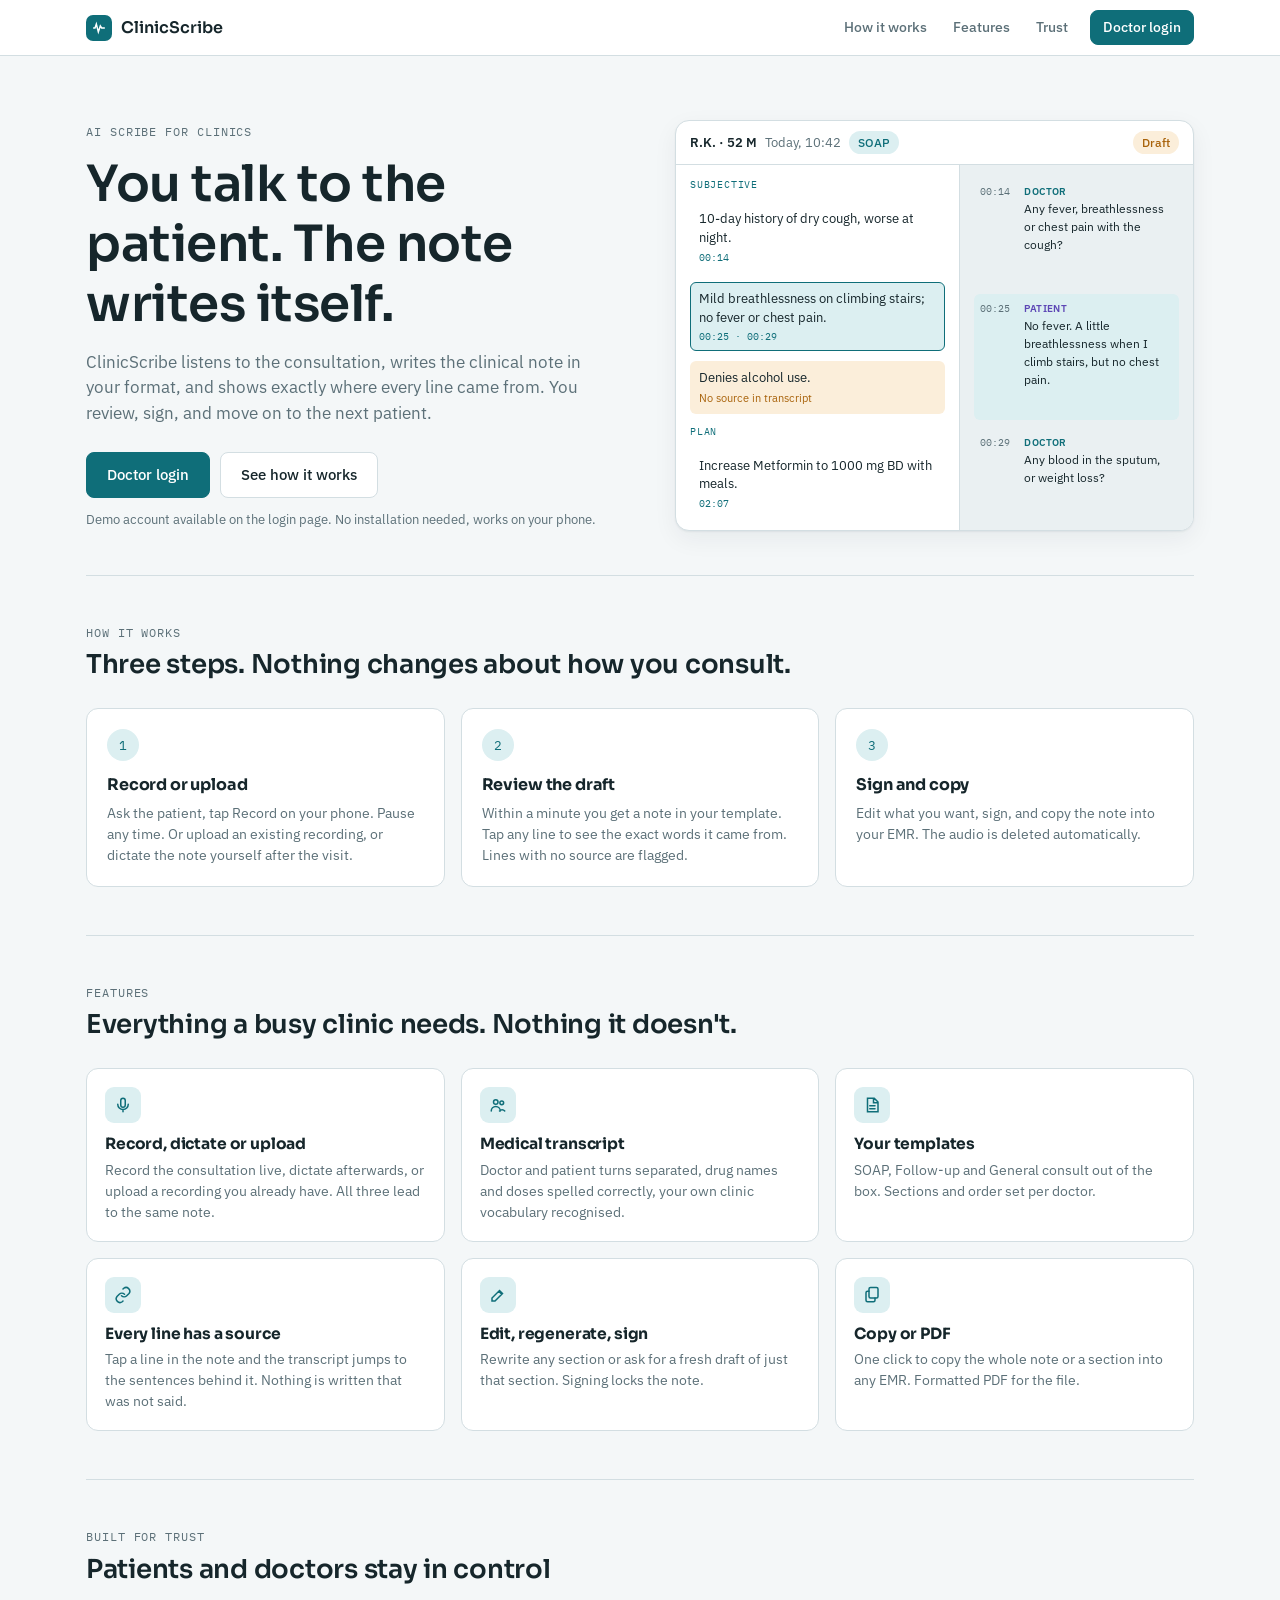
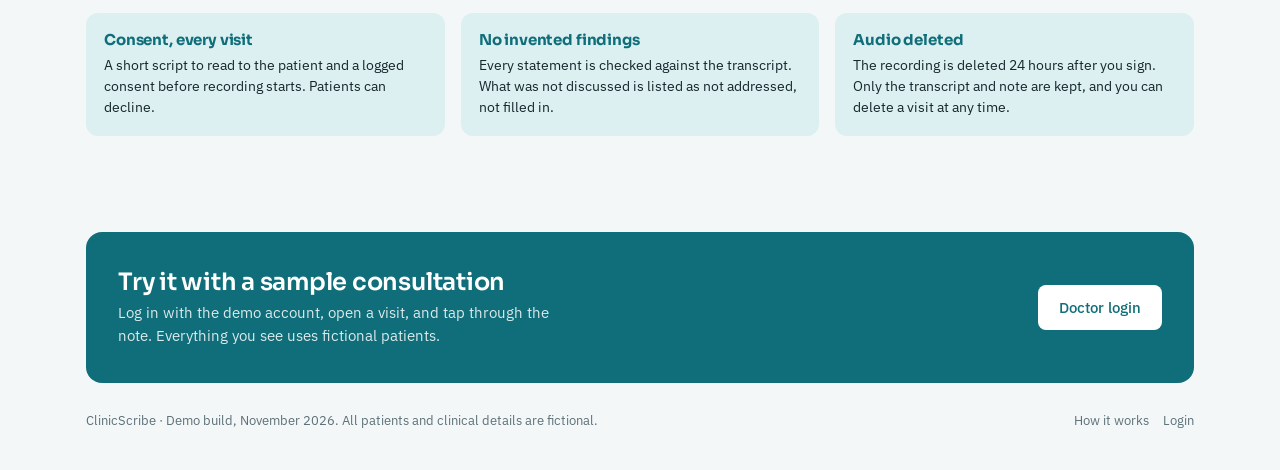
<file: index.html>
<!doctype html>
<html lang="en">
<head>
<meta charset="utf-8">
<meta name="viewport" content="width=device-width, initial-scale=1, viewport-fit=cover">
<title>ClinicScribe</title>
<meta name="description" content="ClinicScribe listens to the consultation and drafts the clinical note, with every line linked to what was said.">
<link rel="stylesheet" href="https://fonts.googleapis.com/css2?family=Sora:wght@500;600;700&family=IBM+Plex+Sans:wght@400;500;600&family=IBM+Plex+Mono:wght@400;500&display=swap">
<link rel="stylesheet" href="assets/styles.css">
</head>
<body>
<header class="top"><div class="top-in">
  <a class="brand" href="index.html"><span class="mark"><svg viewBox="0 0 24 24" fill="none" stroke="#fff" stroke-width="2.2" stroke-linecap="round"><path d="M4 12h2l2-6 3 12 3-9 2 3h4"/></svg></span>ClinicScribe</a>
  <nav class="nav"><a href="#how">How it works</a><a href="#features">Features</a><a href="#trust">Trust</a><a class="btn primary" href="login.html">Doctor login</a></nav>
</div></header>

<main class="wrap">
  <section class="hero">
    <div>
      <div class="eyebrow">AI scribe for clinics</div>
      <h1>You talk to the patient. The note writes itself.</h1>
      <p class="lede">ClinicScribe listens to the consultation, writes the clinical note in your format, and shows exactly where every line came from. You review, sign, and move on to the next patient.</p>
      <div class="cta-row"><a class="btn primary lg" href="login.html">Doctor login</a><a class="btn lg" href="#how">See how it works</a></div>
      <p class="small">Demo account available on the login page. No installation needed, works on your phone.</p>
    </div>
    <div class="mock" aria-label="Preview of a drafted note linked to the transcript">
      <div class="mh"><b>R.K. · 52 M</b><span>Today, 10:42</span><span class="chip acc">SOAP</span><span class="chip draft" style="margin-left:auto">Draft</span></div>
      <div class="mb">
        <div class="mn">
          <div><div class="lab">Subjective</div></div>
          <div class="li">10-day history of dry cough, worse at night.<span class="ev">00:14</span></div>
          <div class="li on">Mild breathlessness on climbing stairs; no fever or chest pain.<span class="ev">00:25 · 00:29</span></div>
          <div class="li uns">Denies alcohol use.<span class="fl">No source in transcript</span></div>
          <div><div class="lab">Plan</div></div>
          <div class="li">Increase Metformin to 1000 mg BD with meals.<span class="ev">02:07</span></div>
        </div>
        <div class="mt">
          <div class="tx d"><span class="t">00:14</span><span><span class="w">Doctor</span><br>Any fever, breathlessness or chest pain with the cough?</span></div>
          <div class="tx p on"><span class="t">00:25</span><span><span class="w">Patient</span><br>No fever. A little breathlessness when I climb stairs, but no chest pain.</span></div>
          <div class="tx d"><span class="t">00:29</span><span><span class="w">Doctor</span><br>Any blood in the sputum, or weight loss?</span></div>
        </div>
      </div>
    </div>
  </section>

  <section class="block" id="how">
    <div class="eyebrow">How it works</div>
    <h2>Three steps. Nothing changes about how you consult.</h2>
    <div class="steps">
      <div class="step-card"><div class="n">1</div><h3>Record or upload</h3><p>Ask the patient, tap Record on your phone. Pause any time. Or upload an existing recording, or dictate the note yourself after the visit.</p></div>
      <div class="step-card"><div class="n">2</div><h3>Review the draft</h3><p>Within a minute you get a note in your template. Tap any line to see the exact words it came from. Lines with no source are flagged.</p></div>
      <div class="step-card"><div class="n">3</div><h3>Sign and copy</h3><p>Edit what you want, sign, and copy the note into your EMR. The audio is deleted automatically.</p></div>
    </div>
  </section>

  <section class="block" id="features">
    <div class="eyebrow">Features</div>
    <h2>Everything a busy clinic needs. Nothing it doesn't.</h2>
    <div class="grid3">
      <div class="feat"><div class="ic"><svg viewBox="0 0 24 24" fill="none" stroke="currentColor" stroke-width="2" stroke-linecap="round"><rect x="9" y="3" width="6" height="12" rx="3"/><path d="M5 11a7 7 0 0 0 14 0M12 18v3"/></svg></div><h3>Record, dictate or upload</h3><p>Record the consultation live, dictate afterwards, or upload a recording you already have. All three lead to the same note.</p></div>
      <div class="feat"><div class="ic"><svg viewBox="0 0 24 24" fill="none" stroke="currentColor" stroke-width="2" stroke-linecap="round"><circle cx="9" cy="8" r="3"/><circle cx="17" cy="9" r="2.5"/><path d="M3 20a6 6 0 0 1 12 0M14 20a4.5 4.5 0 0 1 7 0"/></svg></div><h3>Medical transcript</h3><p>Doctor and patient turns separated, drug names and doses spelled correctly, your own clinic vocabulary recognised.</p></div>
      <div class="feat"><div class="ic"><svg viewBox="0 0 24 24" fill="none" stroke="currentColor" stroke-width="2" stroke-linecap="round"><path d="M6 3h9l5 5v13H6zM14 3v6h6M9 13h7M9 17h7"/></svg></div><h3>Your templates</h3><p>SOAP, Follow-up and General consult out of the box. Sections and order set per doctor.</p></div>
      <div class="feat"><div class="ic"><svg viewBox="0 0 24 24" fill="none" stroke="currentColor" stroke-width="2" stroke-linecap="round"><path d="M10 13a5 5 0 0 0 7 0l3-3a5 5 0 0 0-7-7l-1 1M14 11a5 5 0 0 0-7 0l-3 3a5 5 0 0 0 7 7l1-1"/></svg></div><h3>Every line has a source</h3><p>Tap a line in the note and the transcript jumps to the sentences behind it. Nothing is written that was not said.</p></div>
      <div class="feat"><div class="ic"><svg viewBox="0 0 24 24" fill="none" stroke="currentColor" stroke-width="2" stroke-linecap="round"><path d="M4 20h4l10-10-4-4L4 16zM13 7l4 4"/></svg></div><h3>Edit, regenerate, sign</h3><p>Rewrite any section or ask for a fresh draft of just that section. Signing locks the note.</p></div>
      <div class="feat"><div class="ic"><svg viewBox="0 0 24 24" fill="none" stroke="currentColor" stroke-width="2" stroke-linecap="round"><rect x="8" y="2" width="12" height="14" rx="2"/><path d="M16 16v3a2 2 0 0 1-2 2H6a2 2 0 0 1-2-2V9a2 2 0 0 1 2-2h2"/></svg></div><h3>Copy or PDF</h3><p>One click to copy the whole note or a section into any EMR. Formatted PDF for the file.</p></div>
    </div>
  </section>

  <section class="block" id="trust">
    <div class="eyebrow">Built for trust</div>
    <h2>Patients and doctors stay in control</h2>
    <div class="trust">
      <div class="t"><h3>Consent, every visit</h3><p>A short script to read to the patient and a logged consent before recording starts. Patients can decline.</p></div>
      <div class="t"><h3>No invented findings</h3><p>Every statement is checked against the transcript. What was not discussed is listed as not addressed, not filled in.</p></div>
      <div class="t"><h3>Audio deleted</h3><p>The recording is deleted 24 hours after you sign. Only the transcript and note are kept, and you can delete a visit at any time.</p></div>
    </div>
  </section>

  <div class="cta-band">
    <div><h2>Try it with a sample consultation</h2><p>Log in with the demo account, open a visit, and tap through the note. Everything you see uses fictional patients.</p></div>
    <div class="r"><a class="btn lg" href="login.html">Doctor login</a></div>
  </div>

  <footer><span>ClinicScribe · Demo build, November 2026. All patients and clinical details are fictional.</span><span class="r"><a href="#how">How it works</a><a href="login.html">Login</a></span></footer>
</main>
</body>
</html>
</file>
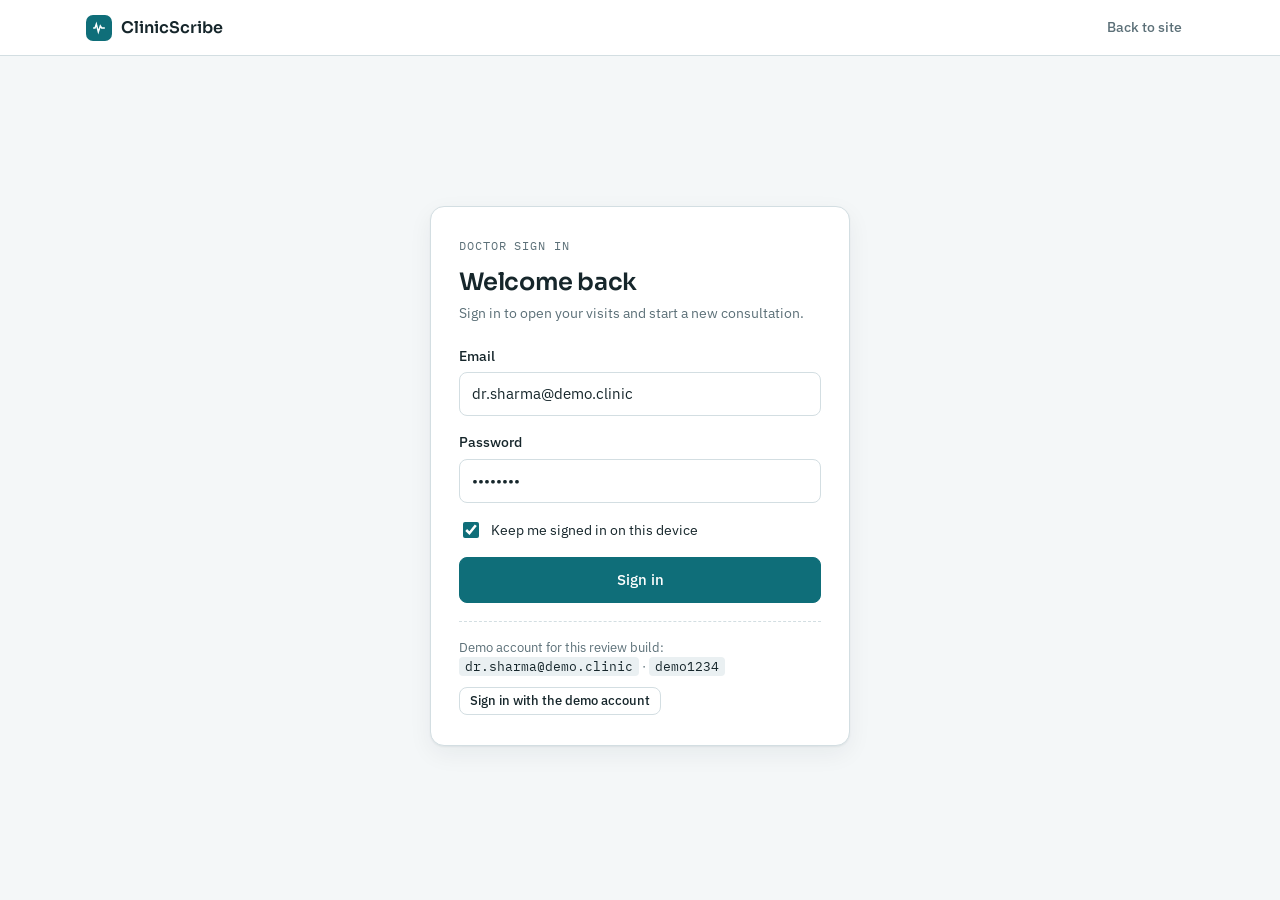
<file: app.html>
<!doctype html>
<html lang="en">
<head>
<meta charset="utf-8">
<meta name="viewport" content="width=device-width, initial-scale=1, viewport-fit=cover">
<title>Visits · ClinicScribe</title>
<link rel="stylesheet" href="https://fonts.googleapis.com/css2?family=Sora:wght@500;600;700&family=IBM+Plex+Sans:wght@400;500;600&family=IBM+Plex+Mono:wght@400;500&display=swap">
<link rel="stylesheet" href="assets/styles.css">
</head>
<body>
<header class="top"><div class="top-in">
  <a class="brand" href="index.html"><span class="mark"><svg viewBox="0 0 24 24" fill="none" stroke="#fff" stroke-width="2.2" stroke-linecap="round"><path d="M4 12h2l2-6 3 12 3-9 2 3h4"/></svg></span>ClinicScribe</a>
  <nav class="appnav">
    <button id="tab-visits" class="on">Visits</button><button id="tab-vocab">Vocabulary</button>
    <div class="me"><span class="avatar" id="me-avatar">—</span><span class="nm" id="me-name">—<small id="me-role"></small></span><button class="ib" id="btn-logout" title="Sign out"><svg viewBox="0 0 24 24" fill="none" stroke="currentColor" stroke-width="2" stroke-linecap="round"><path d="M10 17l5-5-5-5M15 12H3M21 4v16"/></svg>Sign out</button></div>
  </nav>
</div></header>

<main class="app">
  <div class="demo-note"><svg viewBox="0 0 24 24" fill="none" stroke="currentColor" stroke-width="2" stroke-linecap="round"><path d="M12 9v4M12 17h.01M10.3 3.9L2.6 17.2A2 2 0 0 0 4.3 20h15.4a2 2 0 0 0 1.7-2.8L13.7 3.9a2 2 0 0 0-3.4 0z"/></svg>Review build: recording and AI steps are simulated with sample data. All patients are fictional.</div>

  <!-- Visits -->
  <section id="scr-visits">
    <div class="greet"><h1 id="greet">Good morning</h1><p id="greet-sub">Here are your recent visits.</p></div>
    <div class="stats"><div class="stat"><div class="v" id="st-total">0</div><div class="l">Visits this week</div></div><div class="stat"><div class="v" id="st-draft">0</div><div class="l">Drafts waiting for review</div></div><div class="stat"><div class="v" id="st-time">1.6 min</div><div class="l">Average time from stop to draft</div></div></div>
    <div class="panel">
      <div class="panel-h"><h2>Visits</h2><div class="sp"><button class="btn" id="btn-upload"><svg viewBox="0 0 24 24" fill="none" stroke="currentColor" stroke-width="2" stroke-linecap="round"><path d="M12 16V4M6 10l6-6 6 6"/><path d="M4 20h16"/></svg>Upload audio</button><button class="btn primary" id="btn-new"><svg viewBox="0 0 24 24" fill="none" stroke="currentColor" stroke-width="2.2" stroke-linecap="round"><path d="M12 5v14M5 12h14"/></svg>New visit</button></div></div>
      <div class="vlist" id="vlist"></div>
    </div>
  </section>

  <!-- New visit -->
  <section id="scr-new" class="panel" hidden>
    <div class="panel-h"><button class="ib" id="back-new"><svg viewBox="0 0 24 24" fill="none" stroke="currentColor" stroke-width="2" stroke-linecap="round"><path d="M15 6l-6 6 6 6"/></svg>Visits</button><h2>New visit</h2></div>
    <div class="panel-b"><form class="form" id="form-new" style="max-width:640px">
      <div class="field"><label for="f-patient">Patient reference</label><input type="text" id="f-patient" value="R.K. · 52 M" autocomplete="off"><div class="hint">Initials or clinic ID only. No full name or phone number is stored.</div></div>
      <div class="field"><label>Mode</label><div class="seg" id="seg-mode"><button type="button" data-v="ambient" class="on">Record consultation</button><button type="button" data-v="dictation">Dictate</button><button type="button" data-v="upload">Upload audio</button></div><div class="hint" id="mode-hint">Record the visit live on this device.</div></div>
      <div class="field"><label for="f-template">Note template</label><select id="f-template"><option value="soap">SOAP</option><option value="followup">Follow-up</option><option value="general">General consult</option></select></div>
      <div class="field" id="upload-box" hidden>
        <label for="f-file">Audio file</label>
        <label class="drop" id="drop" for="f-file">
          <input type="file" id="f-file" accept="audio/*,video/*,.m4a,.mp3,.wav,.aac,.ogg,.webm">
          <span class="drop-ic"><svg viewBox="0 0 24 24" fill="none" stroke="currentColor" stroke-width="2" stroke-linecap="round"><path d="M12 16V4M6 10l6-6 6 6"/><path d="M4 20h16"/></svg></span>
          <span class="drop-t"><b>Choose a recording</b> or drag it here<br><small>MP3, M4A, WAV, AAC, OGG, WebM · phone recordings, dictaphones, video calls</small></span>
        </label>
        <div class="file-info" id="file-info" hidden></div>
        <div class="hint">Review build: the file stays on this device and is not uploaded. Its name and length are read, and a sample consultation is used for the transcript.</div>
      </div>
      <div class="consent" id="consent-box">
        <div class="eyebrow">Patient consent</div>
        <div class="script">"I use an AI assistant that records our conversation to help me write your notes. The recording is deleted after the note is done. Is that okay with you?"</div>
        <label class="ck"><input type="checkbox" id="f-consent"><span id="consent-label">Patient gave verbal consent. Time and date will be stored with this visit.</span></label>
      </div>
      <div class="cta-row" style="margin-top:0;align-items:center"><button class="btn primary" type="submit" id="btn-start"><svg viewBox="0 0 24 24" fill="none" stroke="currentColor" stroke-width="2" stroke-linecap="round"><rect x="9" y="3" width="6" height="12" rx="3"/><path d="M5 11a7 7 0 0 0 14 0M12 18v3"/></svg><span id="btn-start-t">Start recording</span></button><span id="start-hint" style="color:var(--muted);font-size:12.5px">Consent is required to start.</span></div>
    </form></div>
  </section>

  <!-- Recording -->
  <section id="scr-rec" class="panel" hidden>
    <div class="panel-h"><h2 id="rec-title">Recording</h2><div class="sp"><span class="chip acc" id="rec-mode">Ambient</span><span class="chip" id="rec-template">SOAP</span></div></div>
    <div class="panel-b rec">
      <div class="live" id="rec-live"><i></i><span id="rec-live-t">Listening</span></div>
      <div class="timer" id="rec-timer">00:00</div>
      <canvas id="wave" width="1120" height="180"></canvas>
      <div class="ctrls"><button class="btn" id="btn-pause">Pause</button><button class="btn primary" id="btn-stop">Stop and draft note</button></div>
      <p class="tip">Stop whenever you like. In this review build a sample consultation is used for the transcript.</p>
    </div>
  </section>

  <!-- Processing -->
  <section id="scr-proc" class="panel" hidden>
    <div class="panel-h"><h2>Drafting the note</h2></div>
    <div class="panel-b"><div class="proc" id="proc"></div></div>
  </section>

  <!-- Workspace -->
  <section id="scr-ws" class="panel" hidden>
    <div class="ws-h">
      <button class="ib" id="back-ws"><svg viewBox="0 0 24 24" fill="none" stroke="currentColor" stroke-width="2" stroke-linecap="round"><path d="M15 6l-6 6 6 6"/></svg>Visits</button>
      <div class="ttl"><h2 id="ws-title"></h2><div class="meta" id="ws-meta"></div></div>
      <div class="acts" id="ws-acts"></div>
    </div>
    <div class="mtabs"><button id="mt-note" class="on">Note</button><button id="mt-tr">Transcript</button></div>
    <div class="ws">
      <div class="note-pane" id="note-pane">
        <div class="pane-t"><b>Draft note</b><span id="ws-tname"></span><span class="sp"><button class="ib" id="btn-copy-all" title="Copy whole note"><svg viewBox="0 0 24 24" fill="none" stroke="currentColor" stroke-width="2" stroke-linecap="round"><rect x="8" y="2" width="12" height="14" rx="2"/><path d="M16 16v3a2 2 0 0 1-2 2H6a2 2 0 0 1-2-2V9a2 2 0 0 1 2-2h2"/></svg>Copy note</button></span></div>
        <div id="note"></div>
        <div class="na" id="na"></div>
      </div>
      <div id="tr-pane" class="off">
        <div class="pane-t"><b>Transcript</b><span id="ws-trmeta"></span></div>
        <div class="tr" id="tr"></div>
        <div class="tr-foot" id="tr-foot"></div>
      </div>
    </div>
  </section>

  <!-- Vocabulary -->
  <section id="scr-vocab" class="panel" hidden>
    <div class="panel-h"><h2>Clinic vocabulary</h2><span class="chip" id="vocab-who"></span></div>
    <div class="panel-b">
      <p style="color:var(--muted);font-size:13.5px;max-width:64ch">Terms in this list are sent to the speech model with every recording so they are recognised correctly the first time. Add drug names, procedures, local brand names and abbreviations your clinic uses.</p>
      <div class="vocab" id="vocab" style="margin-top:16px"></div>
      <form class="addrow" id="form-vocab"><input type="text" id="f-term" placeholder="Add a term, e.g. Glimepiride" autocomplete="off"><button class="btn" type="submit">Add</button></form>
    </div>
  </section>
</main>

<div id="modal-root"></div>
<div id="toast-root"></div>
<script src="assets/auth.js"></script>
<script src="assets/app.js"></script>
</body>
</html>
</file>
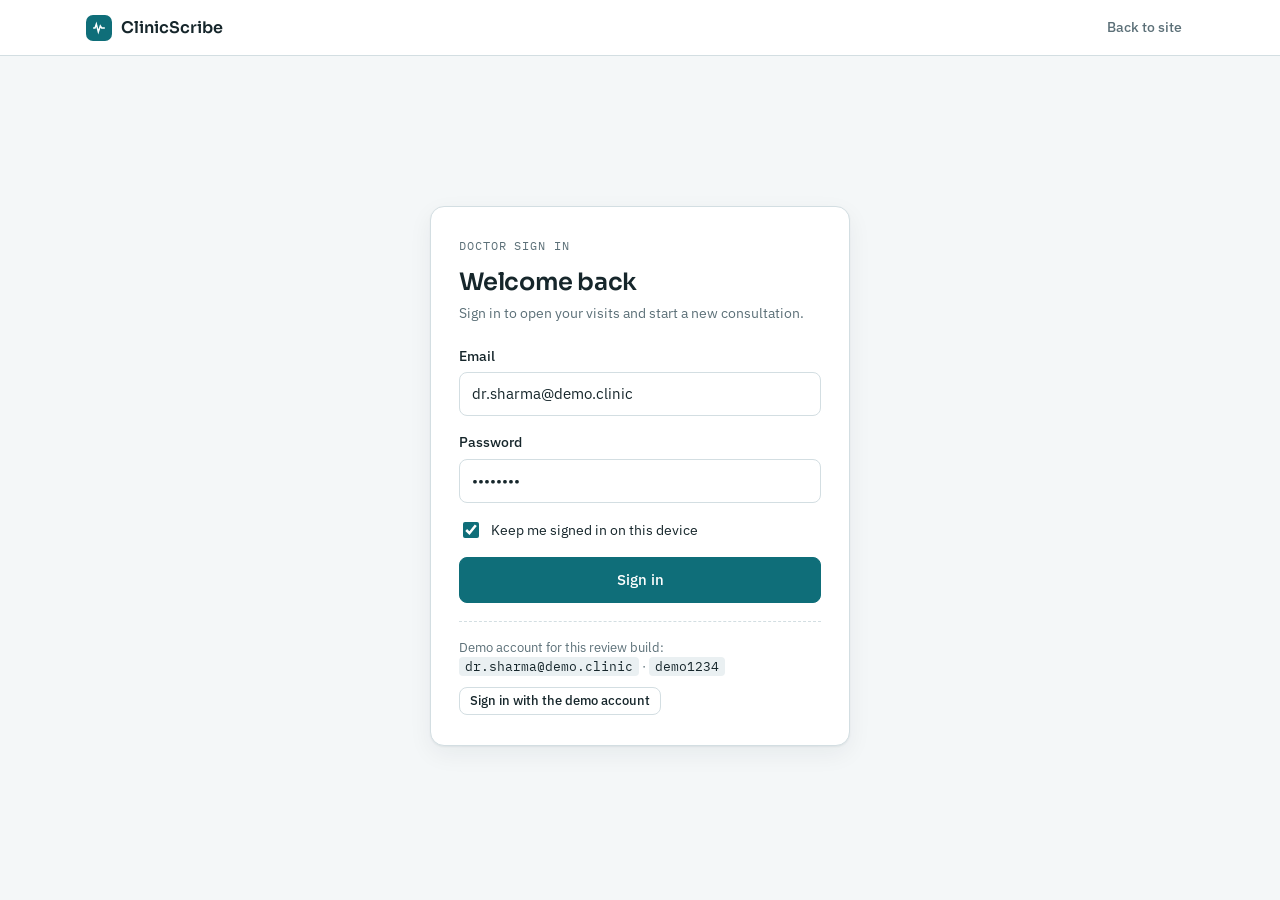
<file: login.html>
<!doctype html>
<html lang="en">
<head>
<meta charset="utf-8">
<meta name="viewport" content="width=device-width, initial-scale=1, viewport-fit=cover">
<title>Sign in · ClinicScribe</title>
<link rel="stylesheet" href="https://fonts.googleapis.com/css2?family=Sora:wght@500;600;700&family=IBM+Plex+Sans:wght@400;500;600&family=IBM+Plex+Mono:wght@400;500&display=swap">
<link rel="stylesheet" href="assets/styles.css">
</head>
<body>
<header class="top"><div class="top-in">
  <a class="brand" href="index.html"><span class="mark"><svg viewBox="0 0 24 24" fill="none" stroke="#fff" stroke-width="2.2" stroke-linecap="round"><path d="M4 12h2l2-6 3 12 3-9 2 3h4"/></svg></span>ClinicScribe</a>
  <nav class="nav"><a href="index.html">Back to site</a></nav>
</div></header>

<main class="auth">
  <div class="card">
    <div class="eyebrow">Doctor sign in</div>
    <h1>Welcome back</h1>
    <p class="sub">Sign in to open your visits and start a new consultation.</p>
    <form class="form" id="login" style="margin-top:22px" novalidate>
      <div class="err" id="err" hidden></div>
      <div class="field"><label for="email">Email</label><input type="email" id="email" autocomplete="username" placeholder="you@clinic.in" value="dr.sharma@demo.clinic"></div>
      <div class="field"><label for="password">Password</label><input type="password" id="password" autocomplete="current-password" placeholder="••••••••" value="demo1234"></div>
      <label class="ck"><input type="checkbox" id="remember" checked><span>Keep me signed in on this device</span></label>
      <button class="btn primary wide lg" type="submit">Sign in</button>
    </form>
    <div class="demo-cred">
      Demo account for this review build:<br>
      <code>dr.sharma@demo.clinic</code> · <code>demo1234</code>
      <br><button class="btn sm" type="button" id="use-demo">Sign in with the demo account</button>
    </div>
  </div>
</main>

<script src="assets/auth.js"></script>
<script>
(function(){
  var f=document.getElementById('login'),err=document.getElementById('err');
  function go(){location.href='app.html'}
  if(ClinicAuth.current())go();
  f.addEventListener('submit',function(e){
    e.preventDefault();
    var r=ClinicAuth.login(document.getElementById('email').value,document.getElementById('password').value,document.getElementById('remember').checked);
    if(r.ok)go(); else {err.textContent=r.error;err.hidden=false}
  });
  document.getElementById('use-demo').addEventListener('click',function(){
    document.getElementById('email').value='dr.sharma@demo.clinic';document.getElementById('password').value='demo1234';
    ClinicAuth.login('dr.sharma@demo.clinic','demo1234',true);go();
  });
})();
</script>
</body>
</html>
</file>
<file: assets/styles.css>
/* ClinicScribe — shared styles. Calm clinical identity: teal accent, cool neutrals, Sora display + IBM Plex body. */
:root{
  --bg:#F4F7F8; --surface:#FFFFFF; --surface-2:#EAF0F2; --fg:#16262B; --muted:#5C7078; --line:#D3DEE2;
  --accent:#0F6E79; --accent-fg:#FFFFFF; --accent-soft:#DCEFF1;
  --warn:#A8620A; --warn-soft:#FBEEDA; --ok:#2B7A4B; --ok-soft:#DCF2E4; --patient:#5D47B5; --patient-soft:#ECE7FA;
  --display:'Sora',system-ui,sans-serif; --body:'IBM Plex Sans',system-ui,sans-serif; --mono:'IBM Plex Mono',ui-monospace,monospace;
  --radius:10px; --shadow:0 1px 2px rgba(22,38,43,.06),0 8px 24px rgba(22,38,43,.06);
}
@media (prefers-color-scheme: dark){ :root:not([data-theme="light"]){
  --bg:#0D1517; --surface:#142022; --surface-2:#1B2A2E; --fg:#E7EEF0; --muted:#93A7AD; --line:#27393E;
  --accent:#4FB8C4; --accent-fg:#06262A; --accent-soft:#153B40;
  --warn:#E6AA4F; --warn-soft:#3A2A10; --ok:#6FCF93; --ok-soft:#123524; --patient:#B5A2F2; --patient-soft:#2A2345;
  --shadow:0 1px 2px rgba(0,0,0,.4),0 8px 24px rgba(0,0,0,.35); color-scheme:dark }}
:root[data-theme="dark"]{
  --bg:#0D1517; --surface:#142022; --surface-2:#1B2A2E; --fg:#E7EEF0; --muted:#93A7AD; --line:#27393E;
  --accent:#4FB8C4; --accent-fg:#06262A; --accent-soft:#153B40;
  --warn:#E6AA4F; --warn-soft:#3A2A10; --ok:#6FCF93; --ok-soft:#123524; --patient:#B5A2F2; --patient-soft:#2A2345;
  --shadow:0 1px 2px rgba(0,0,0,.4),0 8px 24px rgba(0,0,0,.35); color-scheme:dark }

*{box-sizing:border-box}
html,body{margin:0}
body{background:var(--bg);color:var(--fg);font-family:var(--body);font-size:15px;line-height:1.5;-webkit-font-smoothing:antialiased}
body::before{content:"";position:fixed;inset:0 0 auto;height:env(safe-area-inset-top,0px);z-index:10;background:var(--surface)}
h1,h2,h3,h4{font-family:var(--display);line-height:1.2;margin:0;text-wrap:balance;letter-spacing:-.01em}
p{margin:0}
button{font:inherit;cursor:pointer}
a{color:var(--accent)}
img{max-width:100%}
.eyebrow{font-family:var(--mono);font-size:11.5px;letter-spacing:.08em;text-transform:uppercase;color:var(--muted)}
.mono{font-family:var(--mono);font-variant-numeric:tabular-nums}
:focus-visible{outline:2px solid var(--accent);outline-offset:2px}
[hidden]{display:none!important}
.wrap{max-width:1140px;margin:0 auto;padding-left:max(16px,env(safe-area-inset-left,0px));padding-right:max(16px,env(safe-area-inset-right,0px))}

/* buttons, chips */
.btn{display:inline-flex;align-items:center;gap:8px;border:1px solid var(--line);background:var(--surface);color:var(--fg);padding:9px 14px;border-radius:8px;font-weight:500;font-size:14px;text-decoration:none;white-space:nowrap;line-height:1.3}
.btn:hover{border-color:var(--muted)}
.btn.primary{background:var(--accent);color:var(--accent-fg);border-color:var(--accent)}
.btn.primary:hover{filter:brightness(1.08)}
.btn.ok{background:var(--ok);border-color:var(--ok);color:#fff}
.btn.lg{padding:12px 20px;font-size:15px}
.btn.sm{padding:5px 10px;font-size:13px}
.btn.wide{width:100%;justify-content:center}
.btn:disabled{opacity:.5;cursor:not-allowed}
.btn svg{width:15px;height:15px;flex:none}
.chip{display:inline-flex;align-items:center;gap:5px;font-size:11.5px;font-weight:500;padding:2px 8px;border-radius:999px;border:1px solid var(--line);color:var(--muted);white-space:nowrap}
.chip.draft{background:var(--warn-soft);color:var(--warn);border-color:transparent}
.chip.signed{background:var(--ok-soft);color:var(--ok);border-color:transparent}
.chip.acc{background:var(--accent-soft);color:var(--accent);border-color:transparent}
.chip.warn{background:var(--warn-soft);color:var(--warn);border-color:transparent}
.chip svg{width:11px;height:11px}
.ib{border:0;background:transparent;color:var(--muted);padding:4px 7px;border-radius:6px;display:inline-flex;align-items:center;gap:5px;font-size:12px;text-decoration:none}
.ib:hover{background:var(--surface-2);color:var(--fg)}
.ib svg{width:13px;height:13px}

/* top bar */
.top{position:sticky;top:env(safe-area-inset-top,0px);z-index:9;background:var(--surface);border-bottom:1px solid var(--line)}
.top-in{display:flex;align-items:center;gap:14px;max-width:1140px;margin:0 auto;padding-block:10px;padding-left:max(16px,env(safe-area-inset-left,0px));padding-right:max(16px,env(safe-area-inset-right,0px))}
.brand{display:flex;align-items:center;gap:9px;font-family:var(--display);font-weight:600;font-size:16px;color:var(--fg);text-decoration:none}
.brand .mark{width:26px;height:26px;border-radius:7px;background:var(--accent);display:grid;place-items:center}
.brand .mark svg{width:16px;height:16px}
.nav{display:flex;gap:2px;margin-left:auto;align-items:center}
.nav a{text-decoration:none;color:var(--muted);padding:7px 12px;border-radius:8px;font-weight:500;font-size:14px}
.nav a:hover{color:var(--fg);background:var(--surface-2)}
.nav .btn{margin-left:8px}

/* ---------- landing ---------- */
.hero{padding-block:64px 44px;display:grid;grid-template-columns:1.05fr 1fr;gap:44px;align-items:center}
.hero h1{font-size:clamp(32px,4.4vw,50px);font-weight:600;margin-top:14px}
.hero .lede{font-size:17px;color:var(--muted);max-width:52ch;margin-top:16px}
.cta-row{display:flex;gap:10px;flex-wrap:wrap;margin-top:26px}
.hero .small{font-size:12.5px;color:var(--muted);margin-top:12px}
.mock{background:var(--surface);border:1px solid var(--line);border-radius:14px;box-shadow:var(--shadow);overflow:hidden}
.mock .mh{display:flex;align-items:center;gap:8px;padding:10px 14px;border-bottom:1px solid var(--line);font-size:12.5px;color:var(--muted)}
.mock .mh b{color:var(--fg);font-weight:600}
.mock .mb{display:grid;grid-template-columns:1.1fr .9fr}
.mock .mn{padding:12px 14px;border-right:1px solid var(--line);display:grid;gap:10px;min-width:0}
.mock .mt{padding:12px 14px;display:grid;gap:8px;min-width:0;background:var(--surface-2)}
.mock .lab{font-family:var(--mono);font-size:10px;letter-spacing:.08em;text-transform:uppercase;color:var(--accent)}
.mock .li{font-size:12.5px;padding:6px 8px;border-radius:6px;border:1px solid transparent;display:grid;gap:3px}
.mock .li.on{background:var(--accent-soft);border-color:var(--accent)}
.mock .li.uns{background:var(--warn-soft)}
.mock .li .ev{font-family:var(--mono);font-size:10px;color:var(--accent)}
.mock .li .fl{font-size:11px;color:var(--warn)}
.mock .tx{font-size:12px;display:grid;grid-template-columns:38px 1fr;gap:6px;padding:5px 6px;border-radius:6px}
.mock .tx.on{background:var(--accent-soft)}
.mock .tx .t{font-family:var(--mono);font-size:10px;color:var(--muted);padding-top:2px}
.mock .tx .w{font-size:10px;font-weight:600;text-transform:uppercase;letter-spacing:.04em}
.mock .tx.d .w{color:var(--accent)}.mock .tx.p .w{color:var(--patient)}

section.block{padding-block:48px;border-top:1px solid var(--line)}
section.block h2{font-size:26px;font-weight:600;margin-top:8px}
section.block .sub{color:var(--muted);margin-top:8px;max-width:60ch;font-size:15.5px}
.steps{display:grid;grid-template-columns:repeat(3,minmax(0,1fr));gap:16px;margin-top:28px}
.step-card{background:var(--surface);border:1px solid var(--line);border-radius:12px;padding:20px;min-width:0}
.step-card .n{width:32px;height:32px;border-radius:50%;background:var(--accent-soft);color:var(--accent);display:grid;place-items:center;font-family:var(--mono);font-size:13px}
.step-card h3{font-size:16px;margin-top:14px}
.step-card p{color:var(--muted);font-size:14px;margin-top:8px}
.grid3{display:grid;grid-template-columns:repeat(3,minmax(0,1fr));gap:16px;margin-top:28px}
.feat{background:var(--surface);border:1px solid var(--line);border-radius:12px;padding:18px;min-width:0}
.feat .ic{width:36px;height:36px;border-radius:9px;background:var(--accent-soft);color:var(--accent);display:grid;place-items:center}
.feat .ic svg{width:18px;height:18px}
.feat h3{font-size:15.5px;margin-top:12px}
.feat p{color:var(--muted);font-size:14px;margin-top:6px}
.trust{display:grid;grid-template-columns:repeat(3,minmax(0,1fr));gap:16px;margin-top:28px}
.trust .t{padding:18px;border-radius:12px;background:var(--accent-soft);min-width:0}
.trust .t h3{font-size:15px;color:var(--accent)}
.trust .t p{font-size:14px;margin-top:6px}
.cta-band{margin-block:48px 0;background:var(--accent);color:var(--accent-fg);border-radius:16px;padding:36px 32px;display:flex;align-items:center;gap:24px;flex-wrap:wrap}
.cta-band h2{font-size:24px;font-weight:600;color:var(--accent-fg)}
.cta-band p{opacity:.85;margin-top:6px;max-width:50ch}
.cta-band .r{margin-left:auto;display:flex;gap:10px;flex-wrap:wrap}
.cta-band .btn{background:var(--accent-fg);color:var(--accent);border-color:transparent}
footer{padding-block:28px 40px;color:var(--muted);font-size:12.5px;display:flex;gap:16px;flex-wrap:wrap;align-items:center}
footer .r{margin-left:auto;display:flex;gap:14px}
footer a{color:var(--muted);text-decoration:none}

/* ---------- login ---------- */
.auth{min-height:calc(100vh - 60px);display:grid;place-items:center;padding-block:40px;padding-left:max(16px,env(safe-area-inset-left,0px));padding-right:max(16px,env(safe-area-inset-right,0px))}
.card{background:var(--surface);border:1px solid var(--line);border-radius:14px;box-shadow:var(--shadow);padding:30px 28px;width:100%;max-width:420px}
.card h1{font-size:24px;font-weight:600;margin-top:14px}
.card .sub{color:var(--muted);font-size:14px;margin-top:6px}
.form{display:grid;gap:16px}
.field label{display:block;font-weight:500;font-size:13.5px;margin-bottom:6px}
.field .hint{font-size:12.5px;color:var(--muted);margin-top:5px}
input[type=text],input[type=email],input[type=password],select,textarea{width:100%;font:inherit;color:var(--fg);background:var(--surface);border:1px solid var(--line);border-radius:8px;padding:10px 12px}
input:focus,select:focus,textarea:focus{outline:2px solid var(--accent);outline-offset:0;border-color:transparent}
textarea{min-height:120px;line-height:1.5;resize:vertical}
.ck{display:flex;gap:9px;align-items:center;font-size:13.5px;cursor:pointer}
.ck input{accent-color:var(--accent);width:16px;height:16px}
.err{background:var(--warn-soft);color:var(--warn);border-radius:8px;padding:9px 12px;font-size:13.5px}
.demo-cred{margin-top:18px;border-top:1px dashed var(--line);padding-top:16px;font-size:13px;color:var(--muted)}
.demo-cred code{font-family:var(--mono);color:var(--fg);background:var(--surface-2);padding:1px 6px;border-radius:4px}
.demo-cred .btn{margin-top:10px}

/* ---------- app ---------- */
.app{max-width:1140px;margin:0 auto;padding-left:max(16px,env(safe-area-inset-left,0px));padding-right:max(16px,env(safe-area-inset-right,0px));padding-block:20px 48px}
.avatar{width:30px;height:30px;border-radius:50%;background:var(--patient-soft);color:var(--patient);display:grid;place-items:center;font-family:var(--mono);font-size:12px;font-weight:500;flex:none}
.appnav{display:flex;gap:4px;margin-left:auto;align-items:center}
.appnav button{border:1px solid transparent;background:transparent;color:var(--muted);padding:6px 11px;border-radius:8px;font-weight:500;font-size:13.5px}
.appnav button.on{background:var(--accent-soft);color:var(--accent)}
.me{display:flex;align-items:center;gap:8px;margin-left:10px;padding-left:12px;border-left:1px solid var(--line);font-size:13px}
.me .nm{line-height:1.2}.me .nm small{display:block;color:var(--muted);font-size:11.5px}
.demo-note{font-size:12.5px;color:var(--muted);background:var(--surface-2);border-radius:8px;padding:8px 12px;margin-bottom:14px;display:flex;gap:8px;align-items:center}
.demo-note svg{width:14px;height:14px;flex:none;color:var(--warn)}
.panel{background:var(--surface);border:1px solid var(--line);border-radius:12px;box-shadow:var(--shadow)}
.panel-h{display:flex;align-items:center;gap:10px;padding:14px 16px;border-bottom:1px solid var(--line);flex-wrap:wrap}
.panel-h h2{font-size:17px;font-weight:600}
.panel-h .sp{margin-left:auto;display:flex;gap:8px;flex-wrap:wrap}
.panel-b{padding:16px}
.greet{margin-bottom:14px}
.greet h1{font-size:22px;font-weight:600}
.greet p{color:var(--muted);font-size:14px;margin-top:4px}
.stats{display:grid;grid-template-columns:repeat(3,minmax(0,1fr));gap:12px;margin-bottom:14px}
.stat{background:var(--surface);border:1px solid var(--line);border-radius:10px;padding:12px 14px;min-width:0}
.stat .v{font-family:var(--display);font-size:22px;font-weight:600;font-variant-numeric:tabular-nums}
.stat .l{font-size:12.5px;color:var(--muted)}

.vlist{display:grid}
.vrow{display:grid;grid-template-columns:auto 1fr auto;gap:14px;align-items:center;padding:13px 16px;border-bottom:1px solid var(--line);cursor:pointer;text-align:left;background:transparent;border-left:0;border-right:0;border-top:0;color:inherit;width:100%;font:inherit}
.vrow:last-child{border-bottom:0}
.vrow:hover{background:var(--surface-2)}
.vrow .t{font-weight:500;font-size:14.5px}
.vrow .m{font-size:12.5px;color:var(--muted);margin-top:2px;display:flex;gap:10px;flex-wrap:wrap}
.vrow .chips{display:flex;gap:6px;flex-wrap:wrap;justify-content:flex-end}

.seg{display:flex;border:1px solid var(--line);border-radius:8px;overflow:hidden;width:max-content;max-width:100%}
.seg button{border:0;background:transparent;color:var(--muted);padding:8px 14px;font-weight:500;font-size:13.5px}
.seg button.on{background:var(--accent-soft);color:var(--accent)}
.drop{display:flex;align-items:center;gap:14px;border:1.5px dashed var(--line);border-radius:10px;padding:16px;background:var(--surface-2);cursor:pointer;margin-bottom:0}
.drop:hover,.drop.over{border-color:var(--accent);background:var(--accent-soft)}
.drop input{position:absolute;width:1px;height:1px;opacity:0;pointer-events:none}
.drop-ic{width:40px;height:40px;border-radius:10px;background:var(--surface);color:var(--accent);display:grid;place-items:center;flex:none}
.drop-ic svg{width:20px;height:20px}
.drop-t{font-size:14px;font-weight:400}
.drop-t small{color:var(--muted);font-size:12.5px}
.file-info{display:flex;align-items:center;gap:10px;margin-top:10px;padding:10px 12px;border:1px solid var(--line);border-radius:8px;background:var(--surface);font-size:13.5px;flex-wrap:wrap}
.file-info .fn{font-weight:500;min-width:0;overflow-wrap:anywhere}
.file-info .fm{color:var(--muted);font-family:var(--mono);font-size:12px}
.file-info .fx{margin-left:auto}
.consent{border:1px solid var(--line);border-radius:10px;padding:14px;background:var(--surface-2)}
.consent .script{font-style:italic;color:var(--fg);background:var(--surface);border-radius:6px;padding:10px 12px;margin-top:8px;font-size:14px;border-left:3px solid var(--accent)}
.consent label.ck{align-items:flex-start;margin-top:12px}
.consent input{margin-top:3px}

.rec{display:grid;place-items:center;text-align:center;padding-block:28px;gap:14px}
.rec .timer{font-family:var(--mono);font-size:44px;font-weight:500;font-variant-numeric:tabular-nums;letter-spacing:.02em}
.rec canvas{width:100%;max-width:560px;height:90px;display:block}
.rec .live{display:inline-flex;align-items:center;gap:8px;color:var(--muted);font-size:13px}
.rec .live i{width:9px;height:9px;border-radius:50%;background:#D64545;display:inline-block;animation:pulse 1.2s infinite}
.rec .live.paused i{background:var(--warn);animation:none}
@keyframes pulse{0%,100%{opacity:1}50%{opacity:.25}}
.rec .ctrls{display:flex;gap:10px;flex-wrap:wrap;justify-content:center}
.rec .tip{font-size:12.5px;color:var(--muted);max-width:48ch}

.proc{display:grid;gap:10px;max-width:520px;margin:10px auto;padding-block:20px}
.proc .st{display:flex;align-items:center;gap:12px;padding:10px 12px;border:1px solid var(--line);border-radius:8px;background:var(--surface);font-size:14px;color:var(--muted)}
.proc .st .ic{width:22px;height:22px;border-radius:50%;border:2px solid var(--line);display:grid;place-items:center;flex:none}
.proc .st.run{color:var(--fg);border-color:var(--accent)}
.proc .st.run .ic{border-color:var(--accent);border-top-color:transparent;animation:spin .9s linear infinite}
.proc .st.done{color:var(--fg)}
.proc .st.done .ic{background:var(--ok);border-color:var(--ok);color:#fff}
.proc .st .ic svg{width:12px;height:12px}
.proc .st .tm{margin-left:auto;font-family:var(--mono);font-size:12px;color:var(--muted)}
@keyframes spin{to{transform:rotate(360deg)}}

.ws-h{display:flex;align-items:flex-start;gap:14px;flex-wrap:wrap;padding:14px 16px;border-bottom:1px solid var(--line)}
.ws-h .ttl h2{font-size:18px;font-weight:600}
.ws-h .meta{display:flex;gap:8px;flex-wrap:wrap;margin-top:7px}
.ws-h .acts{margin-left:auto;display:flex;gap:8px;flex-wrap:wrap}
.ws{display:grid;grid-template-columns:minmax(0,1.1fr) minmax(0,.9fr)}
.ws>div{min-width:0}
.note-pane{border-right:1px solid var(--line)}
.pane-t{display:flex;align-items:center;gap:8px;padding:10px 16px;border-bottom:1px solid var(--line);font-size:12.5px;color:var(--muted)}
.pane-t b{color:var(--fg);font-weight:600}
.pane-t .sp{margin-left:auto;display:flex;gap:6px}
.mtabs{display:none;gap:4px;padding:10px 16px 0}
.mtabs button{flex:1;border:1px solid var(--line);background:var(--surface);color:var(--muted);padding:7px;border-radius:8px;font-weight:500;font-size:13px}
.mtabs button.on{background:var(--accent-soft);color:var(--accent);border-color:transparent}
.sec{padding:14px 16px;border-bottom:1px solid var(--line)}
.sec:last-child{border-bottom:0}
.sec-h{display:flex;align-items:center;gap:8px;margin-bottom:8px}
.sec-h h3{font-size:12px;font-family:var(--mono);letter-spacing:.08em;text-transform:uppercase;color:var(--accent);font-weight:500}
.sec-h .sp{margin-left:auto;display:flex;gap:4px}
.items{display:grid;gap:4px}
.item{display:grid;grid-template-columns:auto 1fr;gap:9px;align-items:start;padding:7px 9px;border-radius:8px;border:1px solid transparent;cursor:pointer;background:transparent;text-align:left;color:inherit;font:inherit;line-height:1.5;width:100%}
.item:hover{background:var(--surface-2)}
.item.on{background:var(--accent-soft);border-color:var(--accent)}
.item .bul{width:6px;height:6px;border-radius:50%;background:var(--accent);margin-top:9px}
.item .ev{display:flex;gap:4px;flex-wrap:wrap;margin-top:5px}
.item .ev span{font-family:var(--mono);font-size:10.5px;color:var(--accent);background:var(--surface);border:1px solid var(--line);border-radius:4px;padding:0 5px}
.item.uns{background:var(--warn-soft);border-color:transparent}
.item.uns .bul{background:var(--warn)}
.item.uns .flag{display:flex;align-items:center;gap:6px;font-size:12px;color:var(--warn);margin-top:5px;flex-wrap:wrap}
.item.uns .flag svg{width:13px;height:13px}
.item .flag button{border:1px solid var(--warn);background:transparent;color:var(--warn);border-radius:5px;padding:1px 7px;font-size:11.5px}
.item.edited .bul{background:var(--muted)}
.item .edtag{font-family:var(--mono);font-size:10.5px;color:var(--muted);margin-left:6px}
.na{margin:14px 16px;border:1px dashed var(--line);border-radius:8px;padding:10px 12px;font-size:13px;color:var(--muted)}
.na b{color:var(--fg);font-weight:600}
.na .pills{display:flex;gap:6px;flex-wrap:wrap;margin-top:6px}
.na .pills span{border:1px solid var(--line);border-radius:999px;padding:1px 8px;font-size:12px;background:var(--surface)}
.editbox{display:grid;gap:8px}
.editbox .r{display:flex;gap:8px;justify-content:flex-end}
.tr{display:grid;gap:2px;padding:10px 12px;max-height:70vh;overflow:auto}
.seg-row{display:grid;grid-template-columns:52px 1fr;gap:10px;padding:7px 8px;border-radius:8px;border:1px solid transparent;scroll-margin:12px}
.seg-row .t{font-family:var(--mono);font-size:11px;color:var(--muted);padding-top:3px;font-variant-numeric:tabular-nums}
.seg-row .who{font-size:11px;font-weight:600;letter-spacing:.04em;text-transform:uppercase}
.seg-row.d .who{color:var(--accent)}
.seg-row.p .who{color:var(--patient)}
.seg-row .x{font-size:14px;margin-top:1px}
.seg-row.hl{background:var(--accent-soft);border-color:var(--accent)}
.seg-row.consent .x{color:var(--muted)}
.tr-foot{padding:10px 16px;border-top:1px solid var(--line);font-size:12.5px;color:var(--muted);display:flex;gap:10px;flex-wrap:wrap;align-items:center}
.vocab{display:flex;gap:8px;flex-wrap:wrap}
.vocab span{display:inline-flex;align-items:center;gap:6px;border:1px solid var(--line);border-radius:999px;padding:4px 6px 4px 11px;font-size:13.5px;background:var(--surface)}
.vocab span button{border:0;background:var(--surface-2);color:var(--muted);width:20px;height:20px;border-radius:50%;line-height:1;font-size:13px}
.addrow{display:flex;gap:8px;margin-top:14px;max-width:460px}
.modal{position:fixed;inset:0;background:rgba(10,20,22,.55);display:grid;place-items:center;z-index:30;padding:16px}
.modal .box{background:var(--surface);border-radius:12px;max-width:720px;width:100%;max-height:90vh;overflow:auto;box-shadow:var(--shadow);border:1px solid var(--line)}
.modal .bh{display:flex;align-items:center;gap:10px;padding:12px 16px;border-bottom:1px solid var(--line)}
.modal .bh h3{font-size:15px}
.modal .bh .sp{margin-left:auto;display:flex;gap:8px}
.doc{padding:28px 32px;font-family:Georgia,'Times New Roman',serif;color:var(--fg);line-height:1.55}
.doc .dh{display:flex;justify-content:space-between;gap:12px;border-bottom:2px solid var(--fg);padding-bottom:10px;margin-bottom:16px;flex-wrap:wrap}
.doc .dh b{font-size:17px}
.doc .dh .r{font-size:12.5px;color:var(--muted);text-align:right}
.doc h4{font-family:Georgia,serif;font-size:13px;text-transform:uppercase;letter-spacing:.08em;margin:16px 0 6px}
.doc ul{margin:0;padding-left:20px}
.doc li{margin:3px 0}
.doc .sig{margin-top:24px;border-top:1px solid var(--line);padding-top:10px;font-size:13px;color:var(--muted)}
.toast{position:fixed;left:50%;bottom:max(20px,env(safe-area-inset-bottom,0px));transform:translateX(-50%);background:var(--fg);color:var(--bg);padding:9px 14px;border-radius:8px;font-size:13.5px;z-index:40;box-shadow:var(--shadow);max-width:calc(100% - 32px)}
.confirm{display:flex;gap:8px;align-items:center;background:var(--surface-2);border-radius:8px;padding:6px 8px 6px 12px;font-size:13px;flex-wrap:wrap}

@media (max-width:900px){
  .hero{grid-template-columns:1fr;gap:28px;padding-block:40px 28px}
  .steps,.grid3,.trust,.stats{grid-template-columns:1fr 1fr}
  .ws{grid-template-columns:1fr}
  .note-pane{border-right:0}
  .mtabs{display:flex}
  .ws>div.off{display:none}
  .tr{max-height:none}
  .me .nm{display:none}
}
@media (max-width:560px){
  .steps,.grid3,.trust,.stats{grid-template-columns:1fr}
  .mock .mb{grid-template-columns:1fr}
  .mock .mn{border-right:0;border-bottom:1px solid var(--line)}
  .vrow{grid-template-columns:auto 1fr}
  .vrow .chips{grid-column:2;justify-content:flex-start}
  .doc{padding:18px}
  .nav a:not(.btn){display:none}
  .cta-band{padding:26px 20px}
}
@media (prefers-reduced-motion:reduce){ *{animation:none!important;transition:none!important} }
</file>
